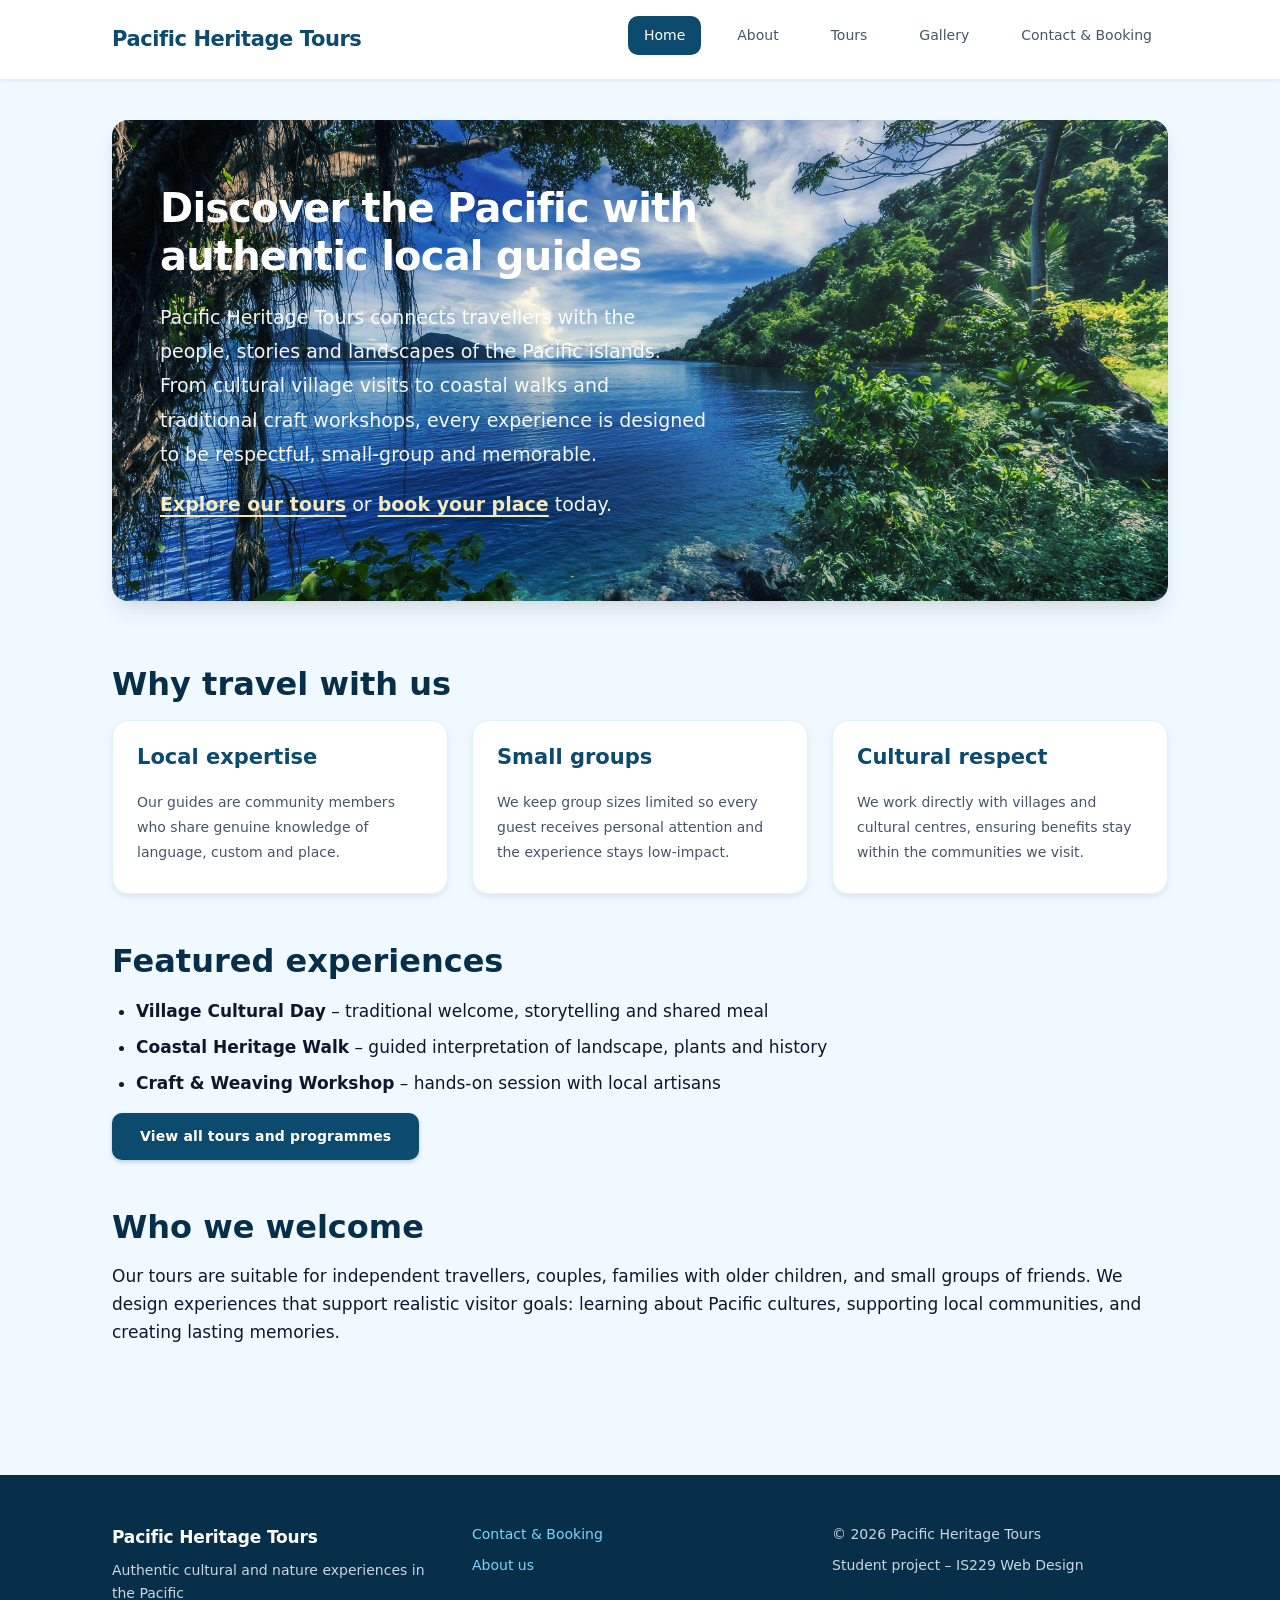
<file: index.html>
<!DOCTYPE html>
<html lang="en">
<head>
  <meta charset="UTF-8">
  <meta name="viewport" content="width=device-width, initial-scale=1.0">
  <meta name="description" content="Pacific Heritage Tours offers authentic cultural and nature experiences across the Pacific. Discover guided tours, local traditions and unforgettable island journeys.">
  <title>Home | Pacific Heritage Tours</title>
  <link rel="stylesheet" href="css/styles.css">
</head>
<body>
  <a class="skip-link" href="#main-content">Skip to main content</a>

  <header>
    <div class="container">
      <p class="site-title">
        <a href="index.html">Pacific Heritage Tours</a>
      </p>
      <nav aria-label="Main navigation">
        <ul>
          <li><a href="index.html" aria-current="page">Home</a></li>
          <li><a href="about.html">About</a></li>
          <li><a href="tours.html">Tours</a></li>
          <li><a href="gallery.html">Gallery</a></li>
          <li><a href="contact.html">Contact &amp; Booking</a></li>
        </ul>
      </nav>
    </div>
  </header>

  <main id="main-content">
    <div class="container">

      <!-- Hero with background image -->
      <section class="hero" aria-labelledby="hero-heading">
        <div>
          <h1 id="hero-heading">Discover the Pacific with authentic local guides</h1>
          <p>
            Pacific Heritage Tours connects travellers with the people,
            stories and landscapes of the Pacific islands. From cultural
            village visits to coastal walks and traditional craft
            workshops, every experience is designed to be respectful,
            small-group and memorable.
          </p>
          <p>
            <a href="tours.html">Explore our tours</a>
            or
            <a href="contact.html">book your place</a>
            today.
          </p>
        </div>
      </section>

      <!-- Why travel with us – Card Grid -->
      <section class="section" aria-labelledby="why-heading">
        <h2 id="why-heading">Why travel with us</h2>
        <div class="card-grid">
          <article class="card">
            <h3>Local expertise</h3>
            <p>
              Our guides are community members who share genuine
              knowledge of language, custom and place.
            </p>
          </article>
          <article class="card">
            <h3>Small groups</h3>
            <p>
              We keep group sizes limited so every guest receives
              personal attention and the experience stays low-impact.
            </p>
          </article>
          <article class="card">
            <h3>Cultural respect</h3>
            <p>
              We work directly with villages and cultural centres,
              ensuring benefits stay within the communities we visit.
            </p>
          </article>
        </div>
      </section>

      <!-- Featured experiences -->
      <section class="section" aria-labelledby="featured-heading">
        <h2 id="featured-heading">Featured experiences</h2>
        <ul>
          <li>
            <strong>Village Cultural Day</strong>
            – traditional welcome, storytelling and shared meal
          </li>
          <li>
            <strong>Coastal Heritage Walk</strong>
            – guided interpretation of landscape, plants and history
          </li>
          <li>
            <strong>Craft &amp; Weaving Workshop</strong>
            – hands-on session with local artisans
          </li>
        </ul>
        <p>
          <a href="tours.html" class="btn">View all tours and programmes</a>
        </p>
      </section>

      <!-- Who we welcome -->
      <section class="section" aria-labelledby="audience-heading">
        <h2 id="audience-heading">Who we welcome</h2>
        <p>
          Our tours are suitable for independent travellers, couples,
          families with older children, and small groups of friends.
          We design experiences that support realistic visitor goals:
          learning about Pacific cultures, supporting local communities,
          and creating lasting memories.
        </p>
      </section>

    </div>
  </main>

  <footer>
    <div class="container">
      <div>
        <p><strong>Pacific Heritage Tours</strong></p>
        <p>Authentic cultural and nature experiences in the Pacific</p>
      </div>
      <div>
        <p><a href="contact.html">Contact &amp; Booking</a></p>
        <p><a href="about.html">About us</a></p>
      </div>
      <div>
        <p>&copy; 2026 Pacific Heritage Tours</p>
        <p>Student project – IS229 Web Design</p>
      </div>
    </div>
  </footer>
</body>
</html>
</file>
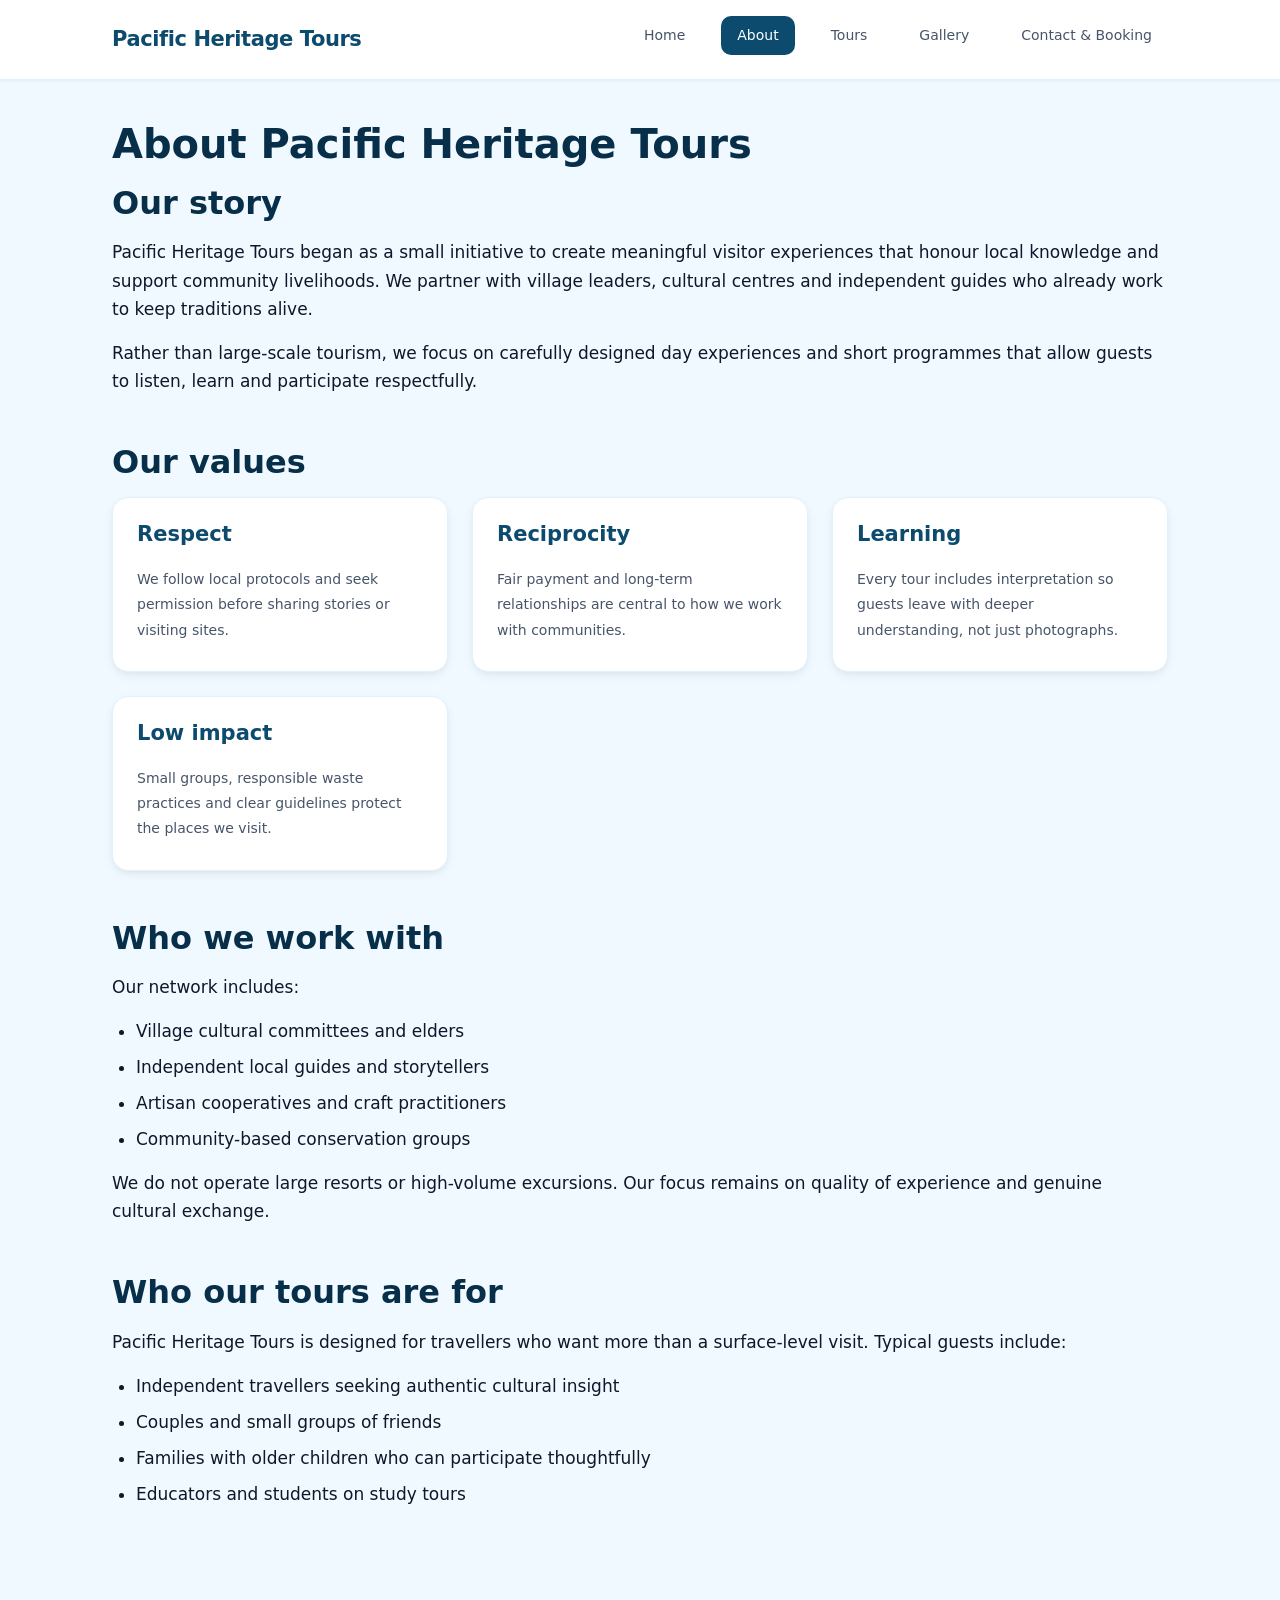
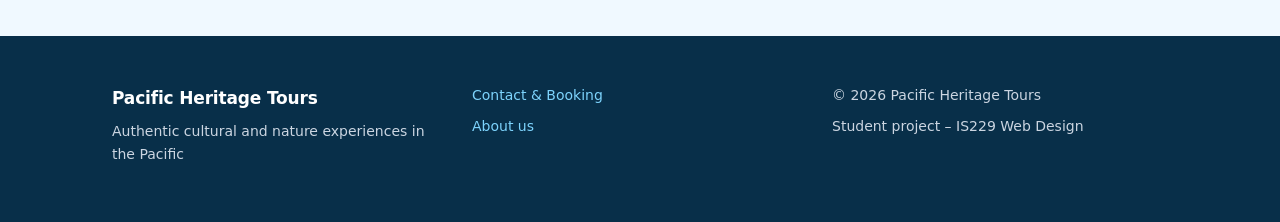
<file: about.html>
<!DOCTYPE html>
<html lang="en">
<head>
  <meta charset="UTF-8">
  <meta name="viewport" content="width=device-width, initial-scale=1.0">
  <meta name="description" content="Learn about Pacific Heritage Tours – our story, values, community partnerships and commitment to respectful cultural tourism.">
  <title>About | Pacific Heritage Tours</title>
  <link rel="stylesheet" href="css/styles.css">
</head>
<body>
  <a class="skip-link" href="#main-content">Skip to main content</a>

  <header>
    <div class="container">
      <p class="site-title">
        <a href="index.html">Pacific Heritage Tours</a>
      </p>
      <nav aria-label="Main navigation">
        <ul>
          <li><a href="index.html">Home</a></li>
          <li><a href="about.html" aria-current="page">About</a></li>
          <li><a href="tours.html">Tours</a></li>
          <li><a href="gallery.html">Gallery</a></li>
          <li><a href="contact.html">Contact &amp; Booking</a></li>
        </ul>
      </nav>
    </div>
  </header>

  <main id="main-content">
    <div class="container">
      <h1>About Pacific Heritage Tours</h1>

      <section class="section" aria-labelledby="story-heading">
        <h2 id="story-heading">Our story</h2>
        <p>Pacific Heritage Tours began as a small initiative to create meaningful visitor experiences that honour local knowledge and support community livelihoods. We partner with village leaders, cultural centres and independent guides who already work to keep traditions alive.</p>
        <p>Rather than large-scale tourism, we focus on carefully designed day experiences and short programmes that allow guests to listen, learn and participate respectfully.</p>
      </section>

      <section class="section" aria-labelledby="values-heading">
        <h2 id="values-heading">Our values</h2>
        <div class="card-grid">
          <article class="card">
            <h3>Respect</h3>
            <p>We follow local protocols and seek permission before sharing stories or visiting sites.</p>
          </article>
          <article class="card">
            <h3>Reciprocity</h3>
            <p>Fair payment and long-term relationships are central to how we work with communities.</p>
          </article>
          <article class="card">
            <h3>Learning</h3>
            <p>Every tour includes interpretation so guests leave with deeper understanding, not just photographs.</p>
          </article>
          <article class="card">
            <h3>Low impact</h3>
            <p>Small groups, responsible waste practices and clear guidelines protect the places we visit.</p>
          </article>
        </div>
      </section>

      <section class="section" aria-labelledby="team-heading">
        <h2 id="team-heading">Who we work with</h2>
        <p>Our network includes:</p>
        <ul>
          <li>Village cultural committees and elders</li>
          <li>Independent local guides and storytellers</li>
          <li>Artisan cooperatives and craft practitioners</li>
          <li>Community-based conservation groups</li>
        </ul>
        <p>We do not operate large resorts or high-volume excursions. Our focus remains on quality of experience and genuine cultural exchange.</p>
      </section>

      <section class="section" aria-labelledby="audience-heading">
        <h2 id="audience-heading">Who our tours are for</h2>
        <p>Pacific Heritage Tours is designed for travellers who want more than a surface-level visit. Typical guests include:</p>
        <ul>
          <li>Independent travellers seeking authentic cultural insight</li>
          <li>Couples and small groups of friends</li>
          <li>Families with older children who can participate thoughtfully</li>
          <li>Educators and students on study tours</li>
        </ul>
      </section>
    </div>
  </main>

  <footer>
    <div class="container">
      <div>
        <p><strong>Pacific Heritage Tours</strong></p>
        <p>Authentic cultural and nature experiences in the Pacific</p>
      </div>
      <div>
        <p><a href="contact.html">Contact &amp; Booking</a></p>
        <p><a href="about.html">About us</a></p>
      </div>
      <div>
        <p>&copy; 2026 Pacific Heritage Tours</p>
        <p>Student project – IS229 Web Design</p>
      </div>
    </div>
  </footer>
</body>
</html>
</file>
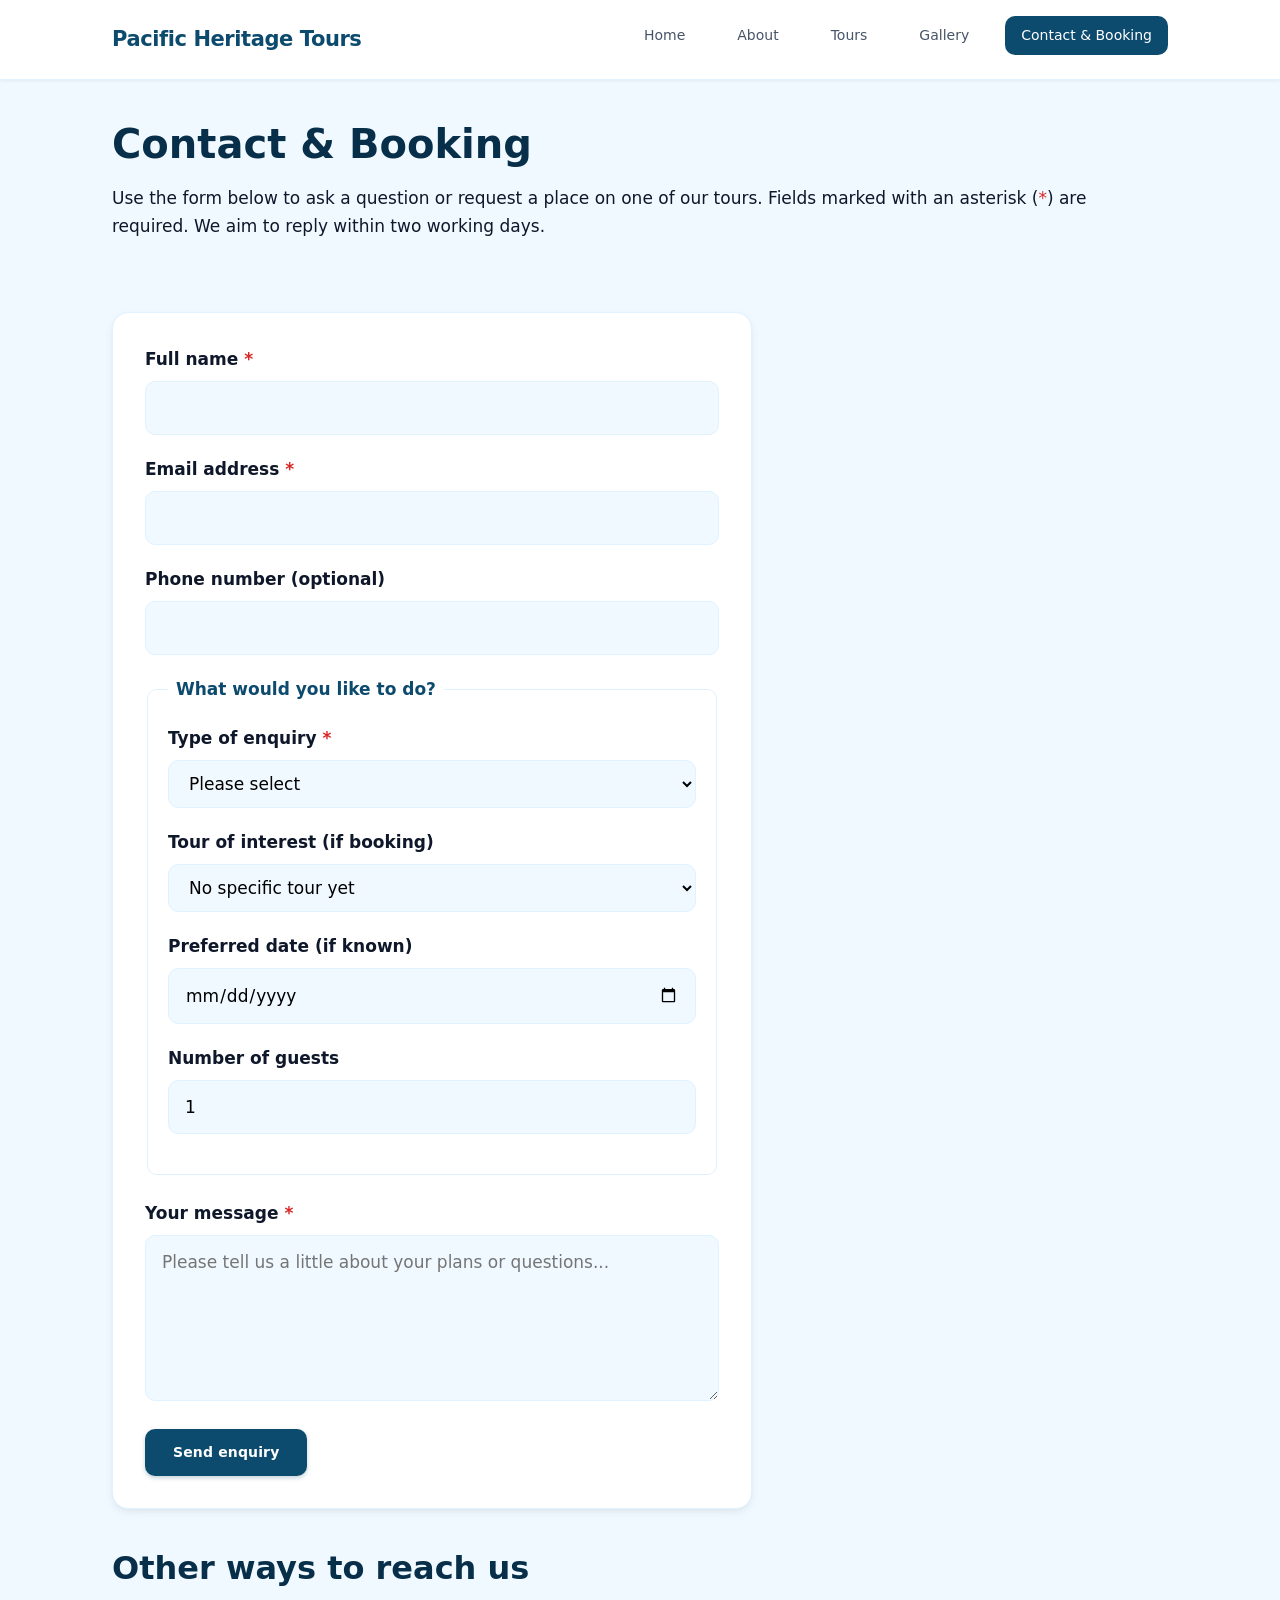
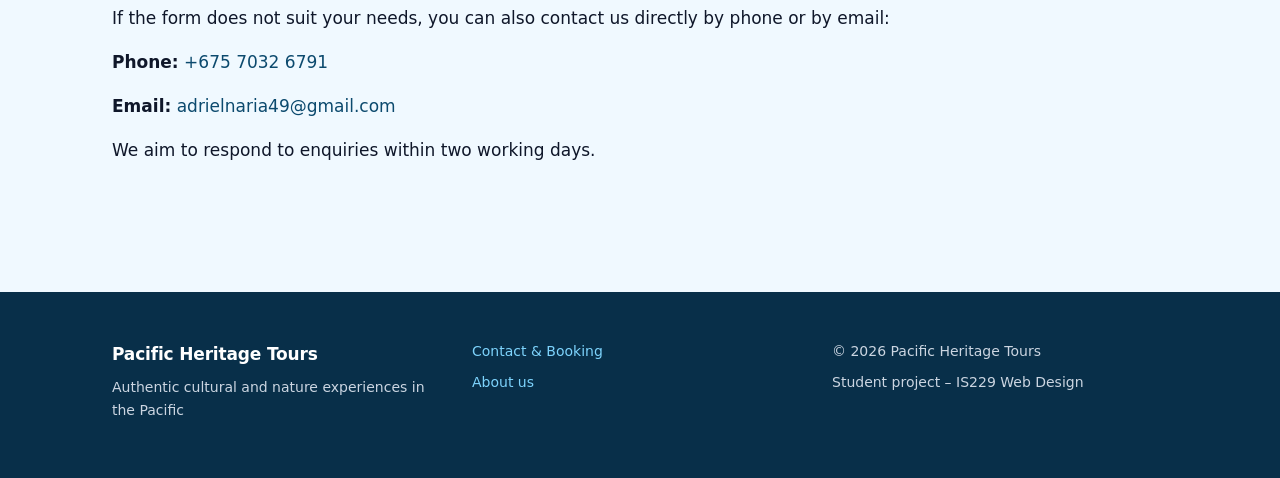
<file: contact.html>
<!DOCTYPE html>
<html lang="en">
<head>
  <meta charset="UTF-8">
  <meta name="viewport" content="width=device-width, initial-scale=1.0">
  <meta name="description" content="Contact Pacific Heritage Tours or request a booking. Use our form for enquiries, tour reservations and general questions. We respond within two working days.">
  <title>Contact &amp; Booking | Pacific Heritage Tours</title>
  <link rel="stylesheet" href="css/styles.css">
</head>
<body>
  <a class="skip-link" href="#main-content">Skip to main content</a>

  <header>
    <div class="container">
      <p class="site-title">
        <a href="index.html">Pacific Heritage Tours</a>
      </p>
      <nav aria-label="Main navigation">
        <ul>
          <li><a href="index.html">Home</a></li>
          <li><a href="about.html">About</a></li>
          <li><a href="tours.html">Tours</a></li>
          <li><a href="gallery.html">Gallery</a></li>
          <li><a href="contact.html" aria-current="page">Contact &amp; Booking</a></li>
        </ul>
      </nav>
    </div>
  </header>

  <main id="main-content">
    <div class="container">
      <h1>Contact &amp; Booking</h1>

      <p>
        Use the form below to ask a question or request a place on one
        of our tours. Fields marked with an asterisk
        (<span class="required" aria-hidden="true">*</span>) are required.
        We aim to reply within two working days.
      </p>

      <div id="form-status"
           role="status"
           aria-live="polite"
           aria-atomic="true"
           class="status-message">
      </div>

      <form id="booking-form" action="#" method="post" novalidate>
        <div class="form-group">
          <label for="fullname">
            Full name
            <span class="required" aria-hidden="true">*</span>
          </label>
          <input type="text"
                 id="fullname"
                 name="fullname"
                 required
                 autocomplete="name"
                 minlength="2">
        </div>

        <div class="form-group">
          <label for="email">
            Email address
            <span class="required" aria-hidden="true">*</span>
          </label>
          <input type="email"
                 id="email"
                 name="email"
                 required
                 autocomplete="email">
        </div>

        <div class="form-group">
          <label for="phone">Phone number (optional)</label>
          <input type="tel"
                 id="phone"
                 name="phone"
                 autocomplete="tel"
                 pattern="[\d\s\+\-\(\)]{7,20}">
        </div>

        <fieldset>
          <legend>What would you like to do?</legend>

          <div class="form-group">
            <label for="enquiry-type">
              Type of enquiry
              <span class="required" aria-hidden="true">*</span>
            </label>
            <select id="enquiry-type" name="enquiry-type" required>
              <option value="">Please select</option>
              <option value="booking">Request a booking</option>
              <option value="info">General information</option>
              <option value="group">Group or private tour</option>
              <option value="other">Other</option>
            </select>
          </div>

          <div class="form-group">
            <label for="tour-interest">Tour of interest (if booking)</label>
            <select id="tour-interest" name="tour-interest">
              <option value="">No specific tour yet</option>
              <option value="village">Village Cultural Day</option>
              <option value="coastal">Coastal Heritage Walk</option>
              <option value="craft">Craft &amp; Weaving Workshop</option>
              <option value="custom">Custom / private arrangement</option>
            </select>
          </div>

          <div class="form-group">
            <label for="preferred-date">Preferred date (if known)</label>
            <input type="date"
                   id="preferred-date"
                   name="preferred-date"
                   min="2026-01-01">
          </div>

          <div class="form-group">
            <label for="guests">Number of guests</label>
            <input type="number"
                   id="guests"
                   name="guests"
                   min="1"
                   max="12"
                   value="1">
          </div>
        </fieldset>

        <div class="form-group">
          <label for="message">
            Your message
            <span class="required" aria-hidden="true">*</span>
          </label>
          <textarea id="message"
                    name="message"
                    rows="5"
                    required
                    minlength="10"
                    placeholder="Please tell us a little about your plans or questions..."></textarea>
        </div>

        <button type="submit">Send enquiry</button>
      </form>

      <section class="section" style="margin-top: 2.5rem;" aria-labelledby="other-contact-heading">
        <h2 id="other-contact-heading">Other ways to reach us</h2>
        <p>
          If the form does not suit your needs, you can also contact us directly by phone or by email:
        </p>
        <p>
          <strong>Phone:</strong>
          <a href="tel:+67570326791">+675 7032 6791</a>
        </p>
        <p>
          <strong>Email:</strong>
          <a href="mailto:adrielnaria49@gmail.com">adrielnaria49@gmail.com</a>
        </p>
        <p>We aim to respond to enquiries within two working days.</p>
      </section>
    </div>
  </main>

  <footer>
    <div class="container">
      <div>
        <p><strong>Pacific Heritage Tours</strong></p>
        <p>Authentic cultural and nature experiences in the Pacific</p>
      </div>
      <div>
        <p><a href="contact.html">Contact &amp; Booking</a></p>
        <p><a href="about.html">About us</a></p>
      </div>
      <div>
        <p>&copy; 2026 Pacific Heritage Tours</p>
        <p>Student project – IS229 Web Design</p>
      </div>
    </div>
  </footer>

  <script>
    const form = document.getElementById('booking-form');
    const status = document.getElementById('form-status');

    form.addEventListener('submit', function (e) {
      e.preventDefault();

      if (!form.checkValidity()) {
        status.textContent = 'Please complete all required fields correctly before sending.';
        status.className = 'status-message status-error';
        return;
      }

      status.textContent = 'Thank you. Your enquiry has been recorded. We will reply within two working days.';
      status.className = 'status-message status-success';
      form.reset();

      setTimeout(function () {
        status.textContent = '';
        status.className = 'status-message';
      }, 8000);
    });
  </script>
</body>
</html>
</file>
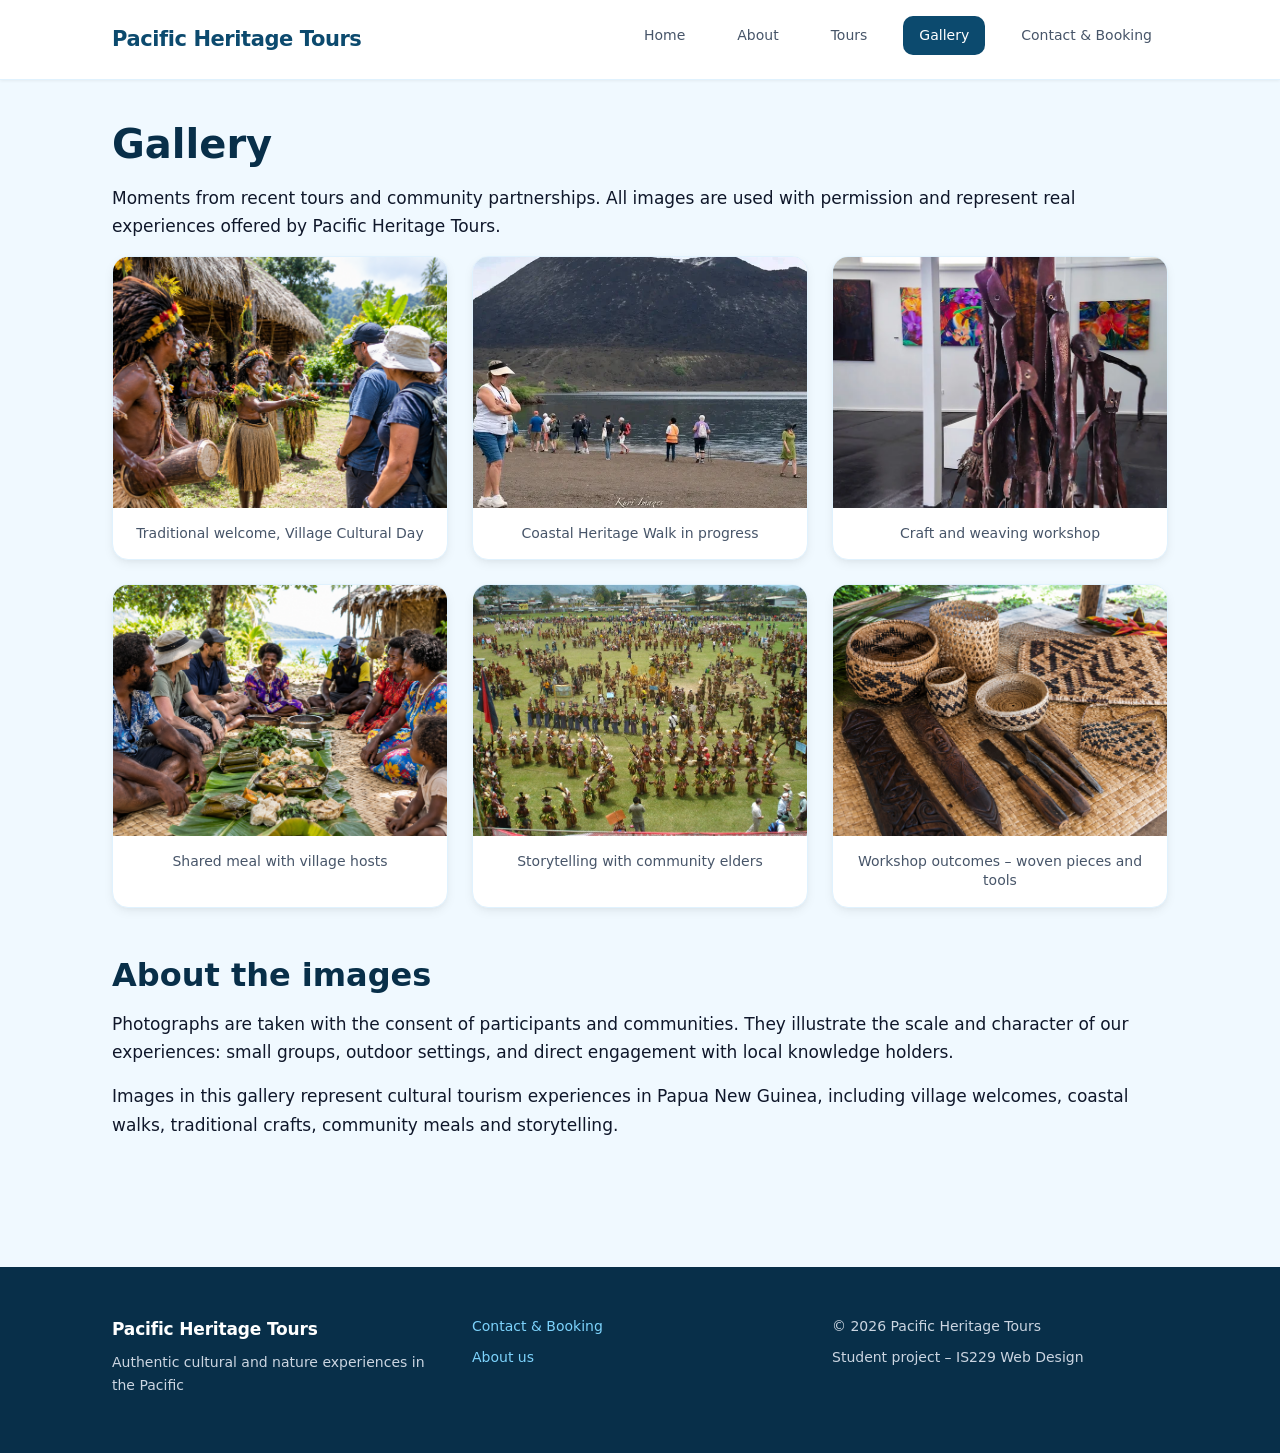
<file: gallery.html>
<!DOCTYPE html>
<html lang="en">
<head>
  <meta charset="UTF-8">
  <meta name="viewport" content="width=device-width, initial-scale=1.0">
  <meta name="description" content="Photo gallery from Pacific Heritage Tours – cultural welcomes, coastal walks, craft workshops and community life across the Pacific.">
  <title>Gallery | Pacific Heritage Tours</title>
  <link rel="stylesheet" href="css/styles.css">
</head>
<body>
  <a class="skip-link" href="#main-content">Skip to main content</a>

  <header>
    <div class="container">
      <p class="site-title">
        <a href="index.html">Pacific Heritage Tours</a>
      </p>
      <nav aria-label="Main navigation">
        <ul>
          <li><a href="index.html">Home</a></li>
          <li><a href="about.html">About</a></li>
          <li><a href="tours.html">Tours</a></li>
          <li><a href="gallery.html" aria-current="page">Gallery</a></li>
          <li><a href="contact.html">Contact &amp; Booking</a></li>
        </ul>
      </nav>
    </div>
  </header>

  <main id="main-content">
    <div class="container">
      <h1>Gallery</h1>
      <p>
        Moments from recent tours and community partnerships.
        All images are used with permission and represent real
        experiences offered by Pacific Heritage Tours.
      </p>

      <section class="section" aria-labelledby="gallery-heading">
        <h2 id="gallery-heading" class="visually-hidden">Photo gallery</h2>

        <div class="gallery-grid">
          <figure>
            <img src="images/traditional-welcome.png"
                 alt="Community members performing a traditional welcome ceremony under a thatched meeting house"
                 width="400" height="300">
            <figcaption>Traditional welcome, Village Cultural Day</figcaption>
          </figure>

          <figure>
            <img src="images/rabaul-kokopo-tour-01coastal-heritage-walk.webp"
                 alt="Small group walking along a coastal path with guide pointing out plants and features"
                 width="400" height="300">
            <figcaption>Coastal Heritage Walk in progress</figcaption>
          </figure>

          <figure>
            <img src="images/weaving-workshop.webp"
                 alt="Local artisan demonstrating traditional weaving techniques to two visitors seated at a wooden table"
                 width="400" height="300">
            <figcaption>Craft and weaving workshop</figcaption>
          </figure>

          <figure>
            <img src="images/Island-Village_Feast_by_the_Sea.png"
                 alt="Shared community meal with guests and local hosts seated on mats outdoors"
                 width="400" height="300">
            <figcaption>Shared meal with village hosts</figcaption>
          </figure>

          <figure>
            <img src="images/PNG_GOROKA_lgstorytelling-elders.jpg"
                 alt="Community elder speaking to a small circle of guests under trees during a storytelling session"
                 width="400" height="300">
            <figcaption>Storytelling with community elders</figcaption>
          </figure>

          <figure>
            <img src="images/Woven_Crafts_and_Carving_Tools-Display.png"
                 alt="Finished woven items and traditional carving tools displayed on a mat after a community workshop"
                 width="400" height="300">
            <figcaption>Workshop outcomes – woven pieces and tools</figcaption>
          </figure>
        </div>
      </section>

      <section class="section">
        <h2>About the images</h2>
        <p>
          Photographs are taken with the consent of participants and
          communities. They illustrate the scale and character of our
          experiences: small groups, outdoor settings, and direct
          engagement with local knowledge holders.
        </p>
        <p>
          Images in this gallery represent cultural tourism experiences
          in Papua New Guinea, including village welcomes, coastal walks,
          traditional crafts, community meals and storytelling.
        </p>
      </section>
    </div>
  </main>

  <footer>
    <div class="container">
      <div>
        <p><strong>Pacific Heritage Tours</strong></p>
        <p>Authentic cultural and nature experiences in the Pacific</p>
      </div>
      <div>
        <p><a href="contact.html">Contact &amp; Booking</a></p>
        <p><a href="about.html">About us</a></p>
      </div>
      <div>
        <p>&copy; 2026 Pacific Heritage Tours</p>
        <p>Student project – IS229 Web Design</p>
      </div>
    </div>
  </footer>
</body>
</html>
</file>
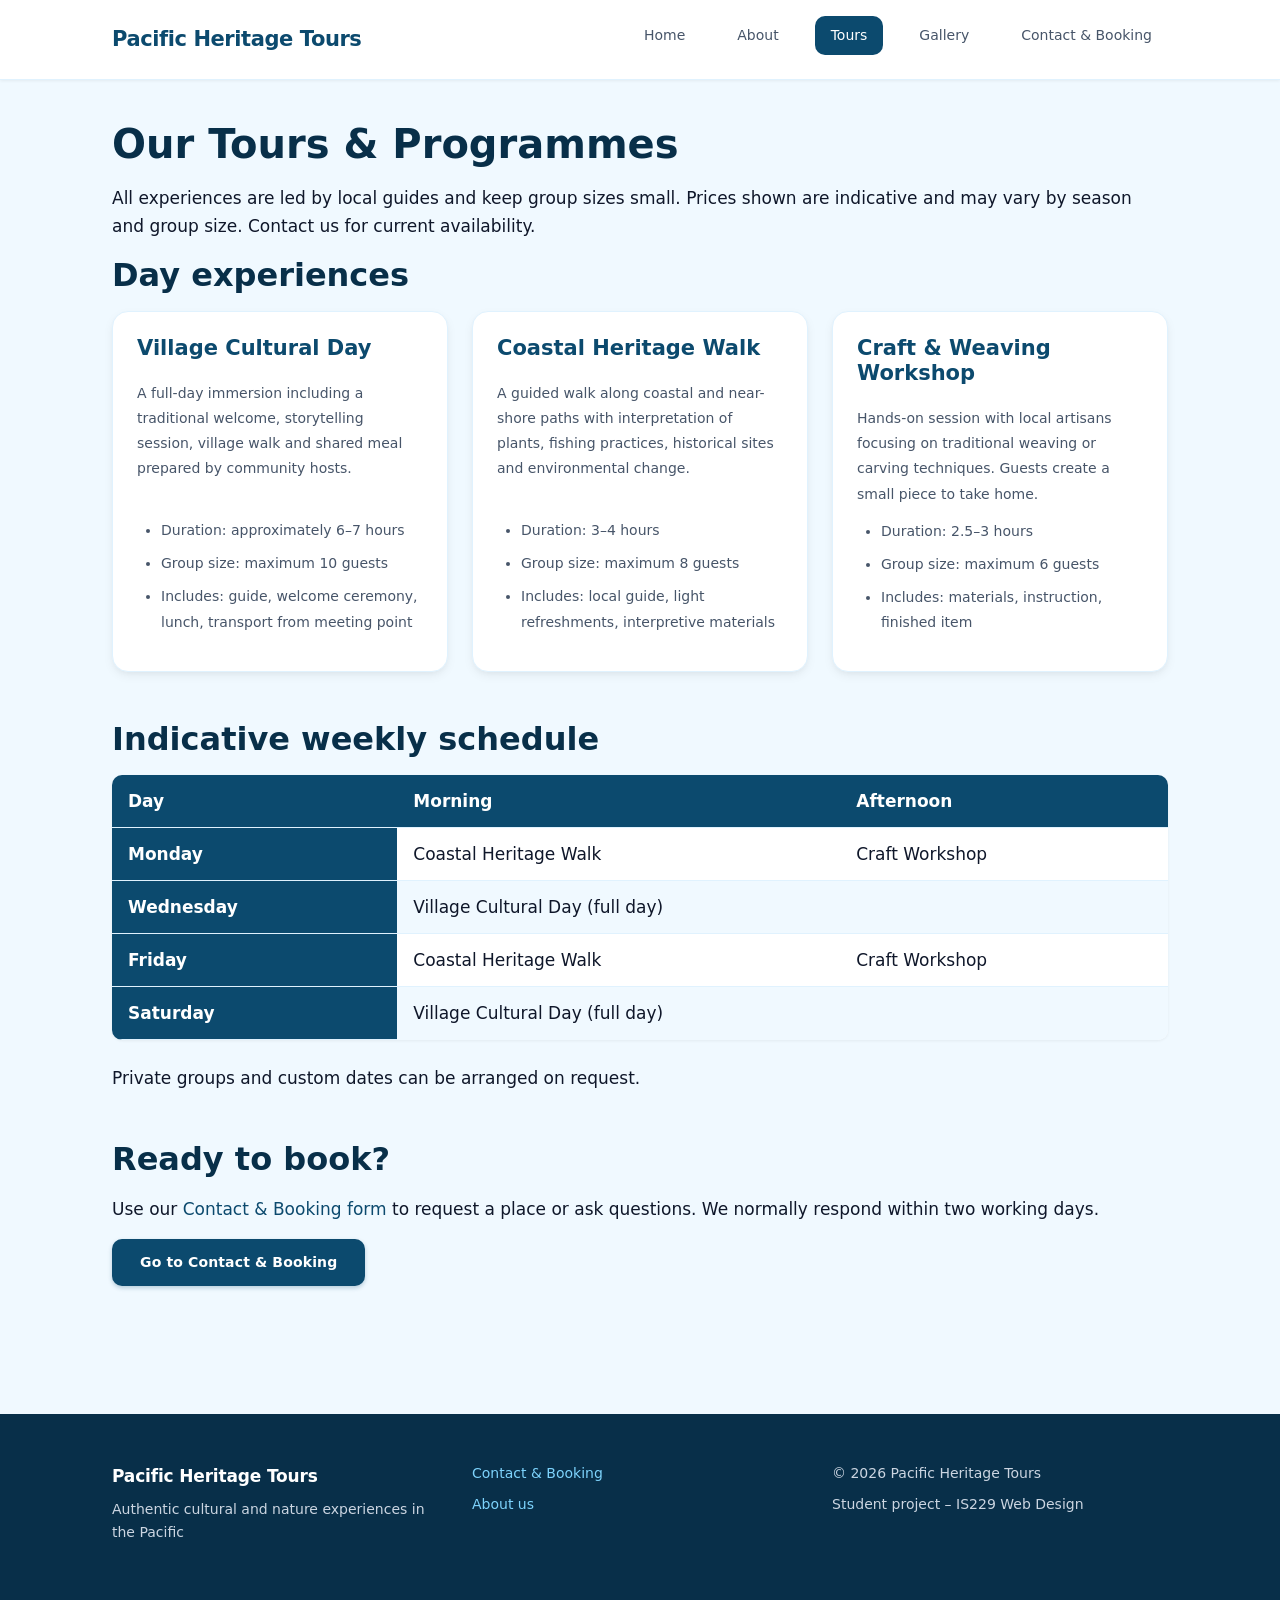
<file: tours.html>
<!DOCTYPE html>
<html lang="en">
<head>
  <meta charset="UTF-8">
  <meta name="viewport" content="width=device-width, initial-scale=1.0">
  <meta name="description" content="Browse Pacific Heritage Tours programmes: Village Cultural Day, Coastal Heritage Walk, Craft Workshops and multi-day options. Clear details and booking information.">
  <title>Tours | Pacific Heritage Tours</title>
  <link rel="stylesheet" href="css/styles.css">
</head>
<body>
  <a class="skip-link" href="#main-content">Skip to main content</a>

  <header>
    <div class="container">
      <p class="site-title">
        <a href="index.html">Pacific Heritage Tours</a>
      </p>
      <nav aria-label="Main navigation">
        <ul>
          <li><a href="index.html">Home</a></li>
          <li><a href="about.html">About</a></li>
          <li><a href="tours.html" aria-current="page">Tours</a></li>
          <li><a href="gallery.html">Gallery</a></li>
          <li><a href="contact.html">Contact &amp; Booking</a></li>
        </ul>
      </nav>
    </div>
  </header>

  <main id="main-content">
    <div class="container">
      <h1>Our Tours &amp; Programmes</h1>
      <p>All experiences are led by local guides and keep group sizes small. Prices shown are indicative and may vary by season and group size. Contact us for current availability.</p>

      <section class="section" aria-labelledby="day-tours-heading">
        <h2 id="day-tours-heading">Day experiences</h2>

        <div class="card-grid">
          <article class="card">
            <h3>Village Cultural Day</h3>
            <p>A full-day immersion including a traditional welcome, storytelling session, village walk and shared meal prepared by community hosts.</p>
            <ul>
              <li>Duration: approximately 6–7 hours</li>
              <li>Group size: maximum 10 guests</li>
              <li>Includes: guide, welcome ceremony, lunch, transport from meeting point</li>
            </ul>
          </article>

          <article class="card">
            <h3>Coastal Heritage Walk</h3>
            <p>A guided walk along coastal and near-shore paths with interpretation of plants, fishing practices, historical sites and environmental change.</p>
            <ul>
              <li>Duration: 3–4 hours</li>
              <li>Group size: maximum 8 guests</li>
              <li>Includes: local guide, light refreshments, interpretive materials</li>
            </ul>
          </article>

          <article class="card">
            <h3>Craft &amp; Weaving Workshop</h3>
            <p>Hands-on session with local artisans focusing on traditional weaving or carving techniques. Guests create a small piece to take home.</p>
            <ul>
              <li>Duration: 2.5–3 hours</li>
              <li>Group size: maximum 6 guests</li>
              <li>Includes: materials, instruction, finished item</li>
            </ul>
          </article>
        </div>
      </section>

      <section class="section" aria-labelledby="schedule-heading">
        <h2 id="schedule-heading">Indicative weekly schedule</h2>
        <table>
          <caption class="visually-hidden">Weekly tour schedule</caption>
          <thead>
            <tr>
              <th scope="col">Day</th>
              <th scope="col">Morning</th>
              <th scope="col">Afternoon</th>
            </tr>
          </thead>
          <tbody>
            <tr>
              <th scope="row">Monday</th>
              <td>Coastal Heritage Walk</td>
              <td>Craft Workshop</td>
            </tr>
            <tr>
              <th scope="row">Wednesday</th>
              <td colspan="2">Village Cultural Day (full day)</td>
            </tr>
            <tr>
              <th scope="row">Friday</th>
              <td>Coastal Heritage Walk</td>
              <td>Craft Workshop</td>
            </tr>
            <tr>
              <th scope="row">Saturday</th>
              <td colspan="2">Village Cultural Day (full day)</td>
            </tr>
          </tbody>
        </table>
        <p>Private groups and custom dates can be arranged on request.</p>
      </section>

      <section class="section" aria-labelledby="book-heading">
        <h2 id="book-heading">Ready to book?</h2>
        <p>Use our <a href="contact.html">Contact &amp; Booking form</a> to request a place or ask questions. We normally respond within two working days.</p>
        <p><a href="contact.html" class="btn">Go to Contact &amp; Booking</a></p>
      </section>
    </div>
  </main>

  <footer>
    <div class="container">
      <div>
        <p><strong>Pacific Heritage Tours</strong></p>
        <p>Authentic cultural and nature experiences in the Pacific</p>
      </div>
      <div>
        <p><a href="contact.html">Contact &amp; Booking</a></p>
        <p><a href="about.html">About us</a></p>
      </div>
      <div>
        <p>&copy; 2026 Pacific Heritage Tours</p>
        <p>Student project – IS229 Web Design</p>
      </div>
    </div>
  </footer>
</body>
</html>
</file>
<file: css/styles.css>
/* ============================================================
   Pacific Heritage Tours – IS229 Assessment 3
   Professional responsive stylesheet
   Pure CSS3 | Flexbox + CSS Grid | Mobile-first
   ============================================================ */

/* ------------------------------------------------------------
   1. CSS CUSTOM PROPERTIES (Design System)
   ------------------------------------------------------------ */
:root {
  /* Colour system – refined Pacific palette */
  --color-primary: #0c4a6e;
  --color-primary-dark: #082f49;
  --color-primary-light: #0369a1;
  --color-accent: #f97316;
  --color-accent-hover: #ea580c;
  --color-bg: #f0f9ff;
  --color-surface: #ffffff;
  --color-text: #0f172a;
  --color-text-muted: #475569;
  --color-border: #e0f2fe;
  --color-success: #059669;
  --color-error: #dc2626;

  /* Typography */
  --font-sans: system-ui, -apple-system, "Segoe UI", Roboto, "Helvetica Neue", Arial, sans-serif;
  --fs-xs: 0.8125rem;
  --fs-sm: 0.875rem;
  --fs-base: 1.0625rem;
  --fs-lg: 1.1875rem;
  --fs-xl: 1.3125rem;
  --fs-2xl: 1.625rem;
  --fs-3xl: 2rem;
  --fs-4xl: 2.5rem;
  --fs-5xl: 3rem;
  --lh-tight: 1.2;
  --lh: 1.65;
  --lh-loose: 1.8;

  /* Spacing scale */
  --space-1: 0.25rem;
  --space-2: 0.5rem;
  --space-3: 0.75rem;
  --space-4: 1rem;
  --space-5: 1.25rem;
  --space-6: 1.5rem;
  --space-7: 1.75rem;
  --space-8: 2rem;
  --space-10: 2.5rem;
  --space-12: 3rem;
  --space-16: 4rem;
  --space-20: 5rem;
  --space-24: 6rem;

  /* Layout */
  --container: 70rem;
  --radius: 0.625rem;
  --radius-lg: 1rem;
  --shadow-sm: 0 1px 3px 0 rgb(0 0 0 / 0.06);
  --shadow: 0 4px 12px -2px rgb(0 0 0 / 0.08), 0 2px 6px -2px rgb(0 0 0 / 0.04);
  --shadow-lg: 0 12px 24px -4px rgb(0 0 0 / 0.1), 0 4px 10px -3px rgb(0 0 0 / 0.06);

  /* Transitions */
  --transition: 0.22s ease;
}

/* ------------------------------------------------------------
   2. RESET & BASE
   ------------------------------------------------------------ */
*,
*::before,
*::after {
  box-sizing: border-box;
}

html {
  scroll-behavior: smooth;
}

body {
  margin: 0;
  font-family: var(--font-sans), sans-serif;  /* ← added fallback */
  font-size: var(--fs-base);
  line-height: var(--lh);
  color: var(--color-text);
  background-color: var(--color-bg);
  min-height: 100vh;
  display: flex;
  flex-direction: column;
}

img {
  max-width: 100%;
  height: auto;
  display: block;
}

a {
  color: var(--color-primary);
  text-decoration: none;
  transition: color var(--transition);
}

a:hover {
  color: var(--color-accent);
}

a:focus-visible {
  outline: 3px solid var(--color-accent);
  outline-offset: 2px;
}

/* ------------------------------------------------------------
   3. TYPOGRAPHY
   ------------------------------------------------------------ */
h1, h2, h3, h4 {
  line-height: var(--lh-tight);
  margin-top: 0;
  margin-bottom: var(--space-4);
  color: var(--color-primary-dark);
  font-weight: 700;
}

h1 {
  font-size: clamp(1.75rem, 4vw, var(--fs-4xl));
}

h2 {
  font-size: clamp(1.4rem, 3vw, var(--fs-3xl));
}

h3 {
  font-size: var(--fs-xl);
}

p {
  margin-top: 0;
  margin-bottom: var(--space-4);
}

ul, ol {
  margin-top: 0;
  margin-bottom: var(--space-4);
  padding-left: var(--space-6);
}

li {
  margin-bottom: var(--space-2);
}

strong {
  font-weight: 600;
}

/* ------------------------------------------------------------
   4. LAYOUT UTILITIES
   ------------------------------------------------------------ */
.container {
  width: 100%;
  max-width: var(--container);
  margin-inline: auto;
  padding-inline: var(--space-4);
}

.section {
  margin-bottom: var(--space-12);
}

.visually-hidden {
  position: absolute;
  width: 1px;
  height: 1px;
  padding: 0;
  margin: -1px;
  overflow: hidden;
  clip: rect(0, 0, 0, 0);
  white-space: nowrap;
  border: 0;
}

/* ------------------------------------------------------------
   5. SKIP LINK
   ------------------------------------------------------------ */
.skip-link {
  position: absolute;
  top: -100%;
  left: var(--space-4);
  background: var(--color-primary);
  color: white;
  padding: var(--space-3) var(--space-4);
  border-radius: var(--radius);
  z-index: 1000;
  font-weight: 600;
  transition: top var(--transition);
}

.skip-link:focus {
  top: var(--space-4);
  color: white;
}

/* ------------------------------------------------------------
   6. HEADER & NAVIGATION (Flexbox)
   ------------------------------------------------------------ */
header {
  background-color: var(--color-surface);
  border-bottom: 1px solid var(--color-border);
  box-shadow: var(--shadow-sm);
  position: sticky;
  top: 0;
  z-index: 100;
}

header .container {
  display: flex;
  flex-wrap: wrap;
  align-items: center;
  justify-content: space-between;
  gap: var(--space-4);
  padding-block: var(--space-4);
}

header h1,
header .site-title {
  margin: 0;
  font-size: var(--fs-xl);
  font-weight: 700;
  letter-spacing: -0.02em;
}

header h1 a,
header .site-title a {
  color: var(--color-primary);
  text-decoration: none;
}

header h1 a:hover,
header .site-title a:hover {
  color: var(--color-accent);
}

nav ul {
  display: flex;
  flex-wrap: wrap;
  gap: var(--space-1) var(--space-2);
  list-style: none;
  margin: 0;
  padding: 0;
}

nav a {
  display: block;
  padding: var(--space-2) var(--space-4);
  color: var(--color-text-muted);
  font-weight: 500;
  font-size: var(--fs-sm);
  border-radius: var(--radius);
  transition: background-color var(--transition), color var(--transition);
}

nav a:hover {
  background-color: #e0f2fe;
  color: var(--color-primary);
}

nav a[aria-current="page"] {
  background-color: var(--color-primary);
  color: white;
}

nav a[aria-current="page"]:hover {
  background-color: var(--color-primary-dark);
  color: white;
}

/* ------------------------------------------------------------
   7. MAIN CONTENT
   ------------------------------------------------------------ */
main {
  flex: 1;
  padding-block: var(--space-10) var(--space-20);
}

/* ------------------------------------------------------------
   8. HERO SECTION (background image + blend)
   ------------------------------------------------------------ */
.hero {
  display: grid;
  gap: var(--space-6);
  padding: var(--space-12) var(--space-8);
  background-image:
    linear-gradient(
      145deg,
      rgb(8 47 73 / 0.82) 0%,
      rgb(12 74 110 / 0.75) 55%,
      rgb(3 105 161 / 0.70) 100%
    ),
    url("../images/hero-bg.jpg");
  background-size: cover;
  background-position: center;
  background-repeat: no-repeat;
  background-blend-mode: overlay;
  color: white;
  border-radius: var(--radius-lg);
  margin-bottom: var(--space-16);
  box-shadow: var(--shadow-lg);
  position: relative;
  overflow: hidden;
  min-height: 22rem;
}

.hero::before {
  content: "";
  position: absolute;
  inset: 0;
  background: radial-gradient(circle at 80% 20%, rgb(255 255 255 / 0.1) 0%, transparent 55%);
  pointer-events: none;
}

.hero h1 {
  color: white;
  margin-bottom: var(--space-5);
  letter-spacing: -0.02em;
}

.hero p {
  font-size: var(--fs-lg);
  max-width: 38rem;
  opacity: 0.95;
  line-height: var(--lh-loose);
}

.hero a {
  color: #fef3c7;
  font-weight: 600;
  text-decoration: underline;
  text-underline-offset: 4px;
  text-decoration-thickness: 2px;
}

.hero a:hover {
  color: white;
}

/* ------------------------------------------------------------
   9. CARD GRID (CSS Grid + auto-fit)
   ------------------------------------------------------------ */
.card-grid {
  display: grid;
  grid-template-columns: repeat(auto-fit, minmax(min(100%, 260px), 1fr));
  gap: var(--space-6);
}

.card {
  background: var(--color-surface);
  border-radius: var(--radius-lg);
  padding: var(--space-6) var(--space-6) var(--space-7);
  box-shadow: var(--shadow);
  border: 1px solid var(--color-border);
  display: flex;
  flex-direction: column;
  gap: var(--space-3);
  transition: transform var(--transition), box-shadow var(--transition), border-color var(--transition);
}

.card:hover {
  transform: translateY(-5px);
  box-shadow: var(--shadow-lg);
  border-color: #bae6fd;
}

.card h3 {
  margin-bottom: var(--space-2);
  color: var(--color-primary);
  font-size: var(--fs-xl);
}

.card p,
.card ul {
  margin-bottom: 0;
  color: var(--color-text-muted);
  flex: 1;
  font-size: var(--fs-sm);
  line-height: var(--lh-loose);
}

/* ------------------------------------------------------------
   10. GALLERY GRID
   ------------------------------------------------------------ */
.gallery-grid {
  display: grid;
  grid-template-columns: repeat(auto-fit, minmax(min(100%, 280px), 1fr));
  gap: var(--space-6);
}

.gallery-grid figure {
  margin: 0;
  background: var(--color-surface);
  border-radius: var(--radius-lg);
  overflow: hidden;
  box-shadow: var(--shadow);
  border: 1px solid var(--color-border);
  display: flex;
  flex-direction: column;
  transition: transform var(--transition), box-shadow var(--transition), border-color var(--transition);
}

.gallery-grid figure:hover {
  transform: translateY(-5px);
  box-shadow: var(--shadow-lg);
  border-color: #bae6fd;
}

.gallery-grid img {
  width: 100%;
  aspect-ratio: 4 / 3;
  object-fit: cover;
  background-color: #e0f2fe;
}

.gallery-grid figcaption {
  padding: var(--space-4) var(--space-5);
  font-size: var(--fs-sm);
  color: var(--color-text-muted);
  text-align: center;
  line-height: 1.4;
}

/* ------------------------------------------------------------
   11. FORMS
   ------------------------------------------------------------ */
form {
  max-width: 40rem;
  background: var(--color-surface);
  padding: var(--space-8);
  border-radius: var(--radius-lg);
  box-shadow: var(--shadow);
  border: 1px solid var(--color-border);
}

.form-group {
  margin-bottom: var(--space-5);
}

label {
  display: block;
  font-weight: 600;
  margin-bottom: var(--space-2);
  color: var(--color-text);
}

.required {
  color: var(--color-error);
}

input,
select,
textarea {
  width: 100%;
  padding: var(--space-3) var(--space-4);
  font: inherit;
  border: 1px solid var(--color-border);
  border-radius: var(--radius);
  background: var(--color-bg);
  transition: border-color var(--transition), box-shadow var(--transition);
}

input:focus,
select:focus,
textarea:focus {
  outline: none;
  border-color: var(--color-primary);
  box-shadow: 0 0 0 3px rgb(12 74 110 / 0.2);
}

fieldset {
  border: 1px solid var(--color-border);
  border-radius: var(--radius);
  padding: var(--space-5);
  margin-bottom: var(--space-6);
}

legend {
  font-weight: 700;
  padding-inline: var(--space-2);
  color: var(--color-primary);
}

button,
.btn {
  display: inline-flex;
  align-items: center;
  justify-content: center;
  gap: var(--space-2);
  padding: var(--space-3) var(--space-7);
  font: inherit;
  font-weight: 600;
  font-size: var(--fs-sm);
  letter-spacing: 0.01em;
  color: white;
  background-color: var(--color-primary);
  border: none;
  border-radius: var(--radius);
  cursor: pointer;
  transition: background-color var(--transition), transform var(--transition), box-shadow var(--transition);
  box-shadow: 0 2px 4px rgb(12 74 110 / 0.25);
}

button:hover,
.btn:hover {
  background-color: var(--color-primary-dark);
  box-shadow: 0 4px 10px rgb(12 74 110 / 0.3);
}

button:focus-visible,
.btn:focus-visible {
  outline: 3px solid var(--color-accent);
  outline-offset: 3px;
}

button:active {
  transform: scale(0.97);
}

.status-message {
  margin-bottom: var(--space-6);
  padding: var(--space-4);
  border-radius: var(--radius);
  font-weight: 500;
}

.status-success {
  background-color: #c6f6d5;
  color: var(--color-success);
  border: 1px solid #9ae6b4;
}

.status-error {
  background-color: #fed7d7;
  color: var(--color-error);
  border: 1px solid #feb2b2;
}

/* ------------------------------------------------------------
   12. TABLE
   ------------------------------------------------------------ */
table {
  width: 100%;
  border-collapse: collapse;
  background: var(--color-surface);
  border-radius: var(--radius);
  overflow: hidden;
  box-shadow: var(--shadow-sm);
  margin-bottom: var(--space-6);
}

th, td {
  padding: var(--space-3) var(--space-4);
  text-align: left;
  border-bottom: 1px solid var(--color-border);
}

th {
  background-color: var(--color-primary);
  color: white;
  font-weight: 600;
}

tr:last-child td {
  border-bottom: none;
}

tr:nth-child(even) {
  background-color: var(--color-bg);
}

/* ------------------------------------------------------------
   13. FOOTER
   ------------------------------------------------------------ */
footer {
  background-color: var(--color-primary-dark);
  color: #cbd5e1;
  padding-block: var(--space-12);
  margin-top: auto;
}

footer .container {
  display: grid;
  grid-template-columns: 1fr;
  gap: var(--space-8);
}

footer a {
  color: #7dd3fc;
  font-weight: 500;
}

footer a:hover {
  color: white;
}

footer p {
  margin-bottom: var(--space-2);
  font-size: var(--fs-sm);
  line-height: var(--lh);
}

footer strong {
  color: white;
  font-size: var(--fs-base);
  letter-spacing: -0.01em;
}

/* ------------------------------------------------------------
   14. RESPONSIVE DESIGN
   ------------------------------------------------------------ */
@media (min-width: 48rem) {
  header .container {
    flex-wrap: nowrap;
  }

  nav ul {
    gap: var(--space-2) var(--space-5);
  }

  .hero {
    padding: var(--space-12) var(--space-10);
  }

  footer .container {
    grid-template-columns: repeat(3, 1fr);
    gap: var(--space-6);
  }

  .two-col {
    display: grid;
    grid-template-columns: 1fr 1fr;
    gap: var(--space-8);
  }
}

@media (min-width: 64rem) {
  .container {
    padding-inline: var(--space-8);
  }

  .hero {
    grid-template-columns: 1.4fr 1fr;
    align-items: center;
    padding: var(--space-16) var(--space-12);
  }

  nav a {
    padding: var(--space-2) var(--space-4);
  }
}

@media (min-width: 80rem) {
  :root {
    --fs-5xl: 3rem;
  }
}

/* ------------------------------------------------------------
   15. PRINT STYLES
   ------------------------------------------------------------ */
@media print {
  header, footer, .skip-link {
    display: none;
  }

  body {
    background: white;
    color: black;
  }

  a {
    text-decoration: underline;
  }
}
</file>
